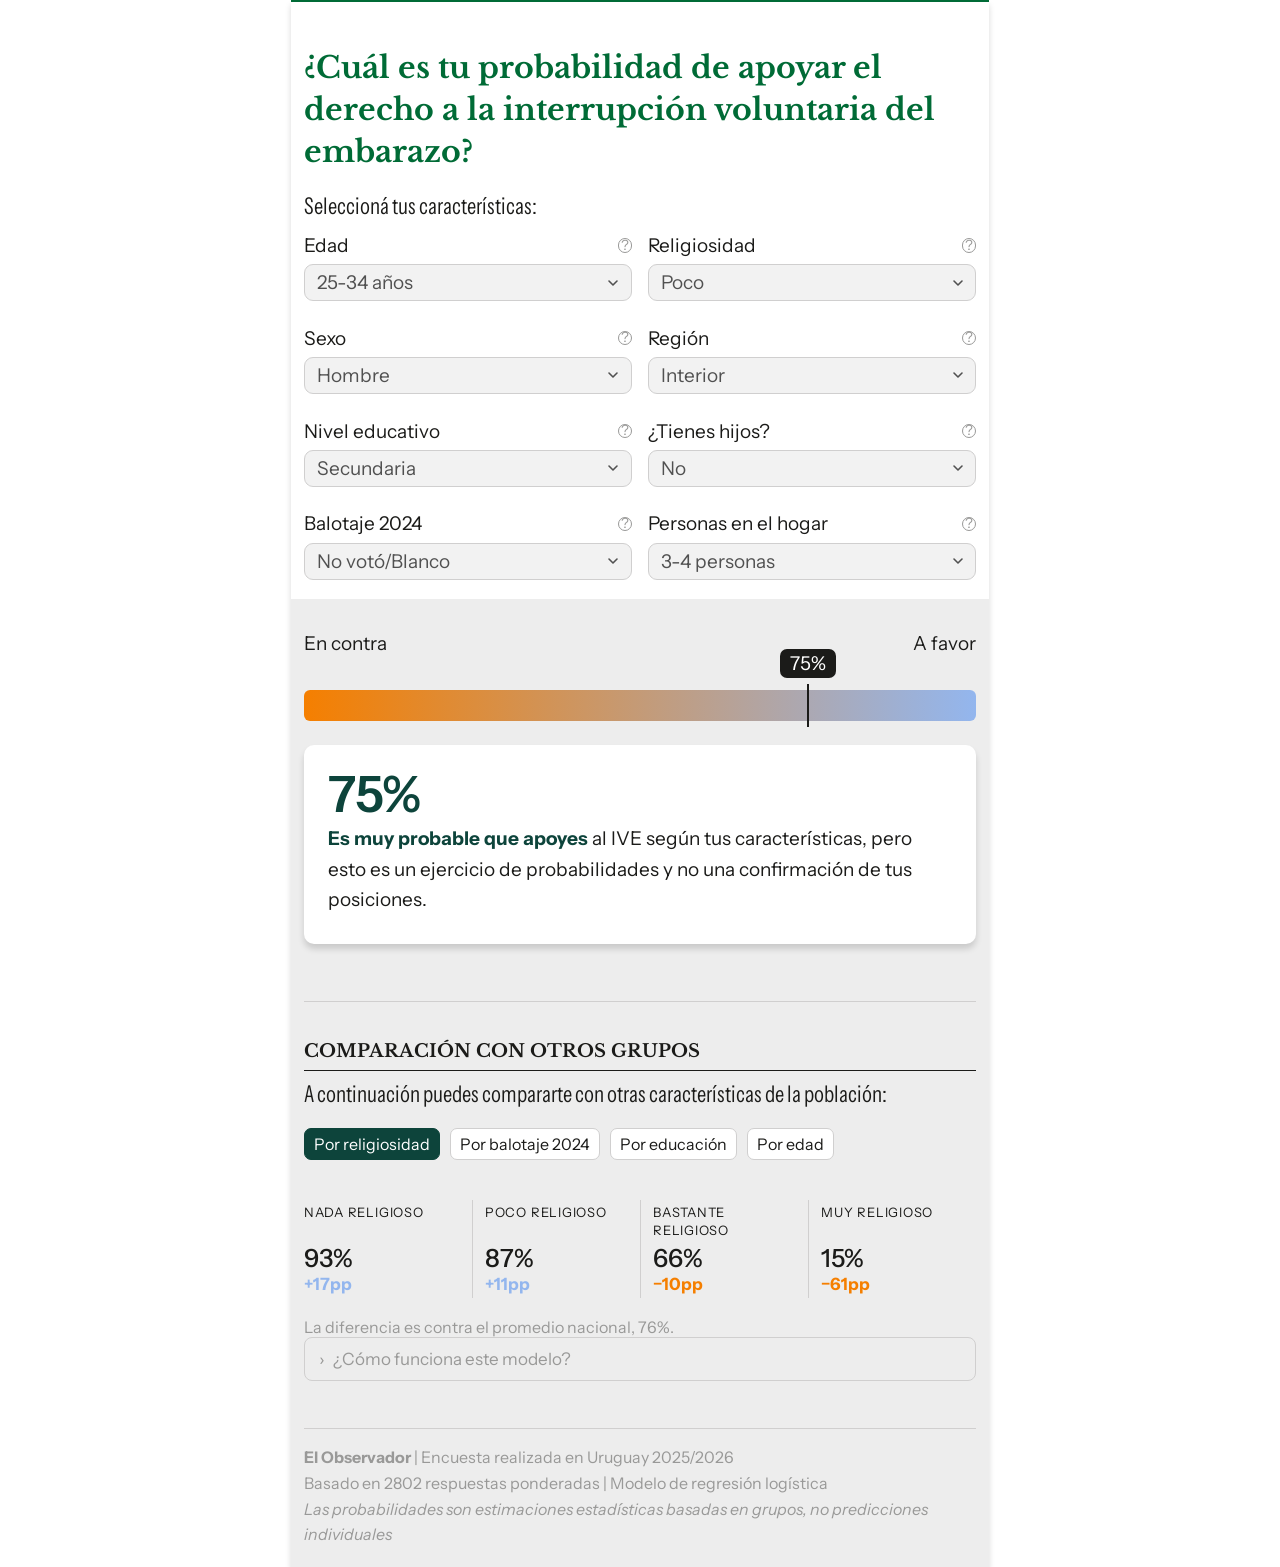
<file: web/ive/index.html>
<!doctype html>
<html lang="es">
<head>
<meta charset="utf-8">
<meta name="viewport" content="width=device-width, initial-scale=1">
<title>¿Apoyás el IVE? | El Observador</title>
<meta name="description" content="Estimá tu probabilidad de apoyar el derecho a la interrupción voluntaria del embarazo, según la encuesta de El Observador, la UMAD y Juan Pablo Ferreira.">
<link rel="stylesheet" href="estilo.css">
</head>
<body>

<!-- El marco arranca oculto y lo muestra el JS al terminar de armar todo: así
     el lector no ve medio widget dibujándose, ni el formulario sin el
     resultado. Si el JS falla, en vez del marco queda el aviso de abajo. -->
<noscript>
  <div class="marco">
    <h1 class="main-title">¿Cuál es tu probabilidad de apoyar el derecho a la interrupción voluntaria del embarazo?</h1>
    <p class="subtitle">Este widget necesita JavaScript para calcular el resultado.</p>
  </div>
</noscript>

<div id="error" class="marco" hidden></div>

<div class="marco" id="widget" hidden>
  <h1 class="main-title">¿Cuál es tu probabilidad de apoyar el derecho a la interrupción voluntaria del embarazo?</h1>
  <p class="subtitle">Seleccioná tus características:</p>

  <div class="campos" id="campos"></div>

  <div class="banda">
    <div class="prob-bar-wrapper">
      <div class="prob-endpoints">
        <span class="prob-endpoint prob-endpoint--contra">En contra</span>
        <span class="prob-endpoint prob-endpoint--favor">A favor</span>
      </div>
      <div class="prob-container">
        <div class="prob-indicator" style="left: 0%;">
          <div class="prob-label">—</div>
        </div>
      </div>
    </div>

    <!-- `aria-live` con `aria-atomic`: el resultado cambia con cada selección
         y el foco se queda en el desplegable, así que sin esto un lector de
         pantalla no anuncia nunca el porcentaje nuevo — la persona cambia
         "religiosidad" y no se entera de que el número se movió. Atómico para
         que lea el bloque entero y no sólo el trozo que cambió. -->
    <div class="result-card" role="status" aria-live="polite" aria-atomic="true">
      <div class="result-number">—</div>
      <div class="result-text"></div>
    </div>

    <div id="bloque-comparacion">
      <hr class="editorial-divider">
      <div class="section-header">Comparación con otros grupos</div>
      <p class="subtitle">A continuación puedes compararte con otras características de la población:</p>
      <div id="comparacion"></div>
    </div>

    <details class="metodologia" id="bloque-metodologia">
      <summary>¿Cómo funciona este modelo?</summary>
      <div class="cuerpo">
        <p>Este widget utiliza un <strong>modelo de regresión logística</strong>
        entrenado con datos de la encuesta realizada en Uruguay por El Observador,
        la UMAD y Juan Pablo Ferreira. Y contó con la colaboración en la
        programación de Juan Ignacio Pintos.</p>

        <p><strong>Variables más influyentes:</strong></p>
        <ol>
          <li><strong>Religiosidad</strong>: es el factor más importante. Las
          personas más religiosas tienen significativamente menor probabilidad
          de apoyar el IVE.</li>
          <li><strong>Voto político</strong>: votantes de Orsi (FA) en el
          balotaje 2024 tienen mayor probabilidad de apoyo que votantes de
          Delgado (Coalición).</li>
          <li><strong>Sexo</strong>: las mujeres tienden a apoyar más el IVE que
          los hombres.</li>
          <li><strong>Educación</strong>: mayor nivel educativo se asocia con
          mayor apoyo al derecho a decidir.</li>
          <li><strong>Región</strong>: pueden existir diferencias entre
          Montevideo y el interior.</li>
        </ol>

        <p><strong>Nota metodológica:</strong></p>
        <ul>
          <li>El modelo excluye a quienes respondieron "ni de acuerdo ni en
          desacuerdo", así que el porcentaje es entre quienes tienen postura
          definida.</li>
          <li>Los resultados son probabilidades basadas en correlaciones
          estadísticas, no predicciones individuales.</li>
          <li>Pseudo R² del modelo: <span id="pseudo-r2">—</span></li>
        </ul>
      </div>
    </details>

    <div class="footer-text" id="pie-completo">
      <strong>El Observador</strong> | Encuesta realizada en Uruguay 2025/2026<br>
      Basado en <span id="n-observaciones">—</span> respuestas ponderadas | Modelo de regresión logística<br>
      <em>Las probabilidades son estimaciones estadísticas basadas en grupos,
      no predicciones individuales</em>
    </div>

    <!-- El pie de la versión de caja carga lo que la caja no muestra: el aviso
         de que el cálculo es entre quienes tienen postura definida y los
         créditos. Sin enlace a la versión completa: llevaba a GitHub Pages,
         fuera del diario (Juan, 21/9/2026). Sin esto se publicaría un
         porcentaje condicional sin decirlo en ningún lado. -->
    <div class="footer-text" id="pie-caja">
      Entre quienes tienen postura definida.
      <strong>El Observador</strong>, la UMAD y Juan Pablo Ferreira |
      Encuesta realizada en Uruguay 2025/2026
    </div>
  </div>
</div>

<script src="modelo.js"></script>
<script src="widget.js"></script>
</body>
</html>
</file>
<file: web/ive/estilo.css>
/* ===========================================================================
   Widget IVE — El Observador. Versión estática.

   Los valores salen del Figma "Producto UY", página Widget IVE, y son LOS
   MISMOS que usa `shared/styles.py::get_observador_css()` en la versión
   Streamlit: este archivo es esa hoja sin los selectores del framework.
   La referencia con el detalle de cada número está en
   `docs/diseno/figma-producto-uy.md`.

   Si hay que cambiar un color o un tamaño, cambiarlo EN LOS DOS LADOS o las
   dos versiones se separan.
   =========================================================================== */

@import url('https://fonts.googleapis.com/css2?family=Instrument+Sans:wdth,wght@75..100,400..700&family=Libre+Baskerville:wght@400;700&display=swap');

:root {
  /* SON DOS VERDES, no uno: el del titular y el de las superficies sólidas. */
  --primary: #006B36;
  --solid: #0D443B;
  /* Naranja y azul: los mismos del gradiente y de las diferencias. */
  --accent: #F57F00;
  --azul: #93B6EE;
  --background: #FFFFFF;
  --banda: #EDEDED;
  --text: #1B1B19;
  --text-muted: #999998;
  --border: #D0CFCF;
  --card-bg: #FFFFFF;
  --card-shadow: rgba(0, 0, 0, 0.15);
  --input-bg: #F2F2F2;
  --input-text: #515151;
}

*, *::before, *::after { box-sizing: border-box; }

/* CUALQUIER regla de autor que declare `display` pisa el `[hidden]` del
   navegador, que es sólo `display: none` del user-agent. Sin esto, los paneles
   de comparación —que son `display: grid`— se mostraban los CUATRO a la vez,
   apilados, aunque el JS los marcara ocultos. Las solapas funcionaban y no se
   notaba que estaban de más hasta comparar el alto contra la versión
   Streamlit. */
[hidden] { display: none !important; }

html { -webkit-text-size-adjust: 100%; }

body {
  margin: 0;
  font-family: 'Instrument Sans', -apple-system, BlinkMacSystemFont, sans-serif;
  font-size: 19px;
  color: var(--text);
  background: var(--background);
}

/* El marco: 698px, filete superior de 2px y sombra. */
.marco {
  max-width: 698px;
  margin: 0 auto;
  border-top: 2px solid var(--primary);
  box-shadow: 0 5px 6px var(--card-shadow);
  padding: 1.5rem 0.8rem 2rem 0.8rem;
}

/* ---------- Titulares ---------- */
.main-title {
  font-family: 'Libre Baskerville', Georgia, serif;
  font-size: 30px;
  font-weight: 700;
  color: var(--primary);
  line-height: 42px;
  letter-spacing: 0;
  /* El texto mide 126px (tres líneas de 42, que es lo que dice el Figma); el
     relleno lleva el bloque a los 169 que ocupa en la versión publicada. Ese
     aire extra no sale del Figma: se lo agrega Streamlit a los `h1`, y se
     replica acá para que las dos versiones se vean iguales puestas al lado. */
  margin: 0;
  padding: 21px 0 22px 0;
}

/* La bajada usa la variante CONDENSED, que en Instrument Sans sale del eje de
   ancho: `font-stretch: 75%`. No es otra familia. */
.subtitle {
  font-size: 23px;
  font-stretch: 75%;
  color: var(--text);
  line-height: 23px;
  margin: 0 0 1rem 0;
}

/* La bajada del bloque de comparación lleva un poco más de aire abajo que la
   del encabezado: son los 6px que faltaban para que las solapas cayeran donde
   caen en la versión publicada. Va apuntada a ese bloque para no mover la
   bajada principal, que ya coincidía. */
#bloque-comparacion .subtitle { margin-bottom: 22px; }

.section-header {
  font-family: 'Libre Baskerville', Georgia, serif;
  font-size: 18px;
  font-weight: 700;
  color: var(--text);
  text-transform: uppercase;
  letter-spacing: 0;
  margin: 0 0 0.75rem 0;
  padding-bottom: 0.5rem;
  border-bottom: 1px solid var(--text);
}

/* ---------- Formulario ---------- */
/* Dos columnas, y se MANTIENEN en móvil: el frame de 331px del Figma las
   conserva. */
.campos {
  display: grid;
  grid-template-columns: repeat(2, 1fr);
  /* El espaciado está igualado al de la versión publicada, no elegido: con el
     gap original el formulario medía 311px contra los 346 de Streamlit y el
     widget quedaba notoriamente más apretado. */
  gap: 1.6rem 1rem;
  /* El aire entre el último desplegable y el borde de la banda gris. Sin esto
     el select quedaba PEGADO al gris: al igualar la distancia campos→barra se
     le había cargado todo el espacio al relleno de la banda, y el reparto
     quedaba de 0px arriba y 65 abajo contra los 19 y 33 del original. */
  margin-bottom: 19px;
}

.campo { display: flex; flex-direction: column; }

/* La etiqueta y el signo de ayuda en los extremos: en la versión publicada el
   signo va pegado al borde derecho del campo, no al final del texto. */
.campo label {
  display: flex;
  align-items: center;
  justify-content: space-between;
  gap: 0.5rem;
  font-size: 19px;
  font-weight: 400;
  color: var(--text);
  margin-bottom: 0.45rem;
}

/* El control del Figma: relleno gris, borde de 1px, radio 9 y alto 37. El
   `appearance: none` es lo que permite fijar el alto: con el select nativo, el
   alto lo decide el sistema operativo y cada navegador lo dibuja distinto. */
.campo select {
  appearance: none;
  -webkit-appearance: none;
  font-family: inherit;
  font-size: 19px;
  color: var(--input-text);
  background-color: var(--input-bg);
  border: 1px solid var(--border);
  border-radius: 9px;
  height: 37px;
  padding: 0 2rem 0 0.75rem;
  width: 100%;
  cursor: pointer;
  /* La flecha, dibujada como SVG en el fondo para no depender de una fuente
     de íconos ni de un elemento extra. */
  background-image: url("data:image/svg+xml;charset=utf-8,%3Csvg xmlns='http://www.w3.org/2000/svg' viewBox='0 0 16 16' fill='none' stroke='%23515151' stroke-width='1.6' stroke-linecap='round' stroke-linejoin='round'%3E%3Cpath d='M4 6l4 4 4-4'/%3E%3C/svg%3E");
  background-repeat: no-repeat;
  background-position: right 0.6rem center;
  background-size: 16px;
}

.campo select:focus-visible {
  outline: 2px solid var(--primary);
  outline-offset: -2px;
  border-color: var(--primary);
}

/* ---------- La banda gris ---------- */
/* LOS ESPACIOS ENTRE BLOQUES DE ACÁ ABAJO ESTÁN IGUALADOS a la versión
   publicada, no elegidos a ojo: Streamlit inserta un hueco propio entre cada
   bloque vertical, y sin replicarlo el widget entero quedaba 172px más corto
   y visiblemente más apretado. Se midió la distancia entre el tope de cada
   sección y el de la siguiente en las dos versiones. */
/* Del gradiente al pie el diseño va sobre #EDEDED: es un tercio del área. Los
   márgenes negativos la sacan a sangre hasta los bordes del marco. */
.banda {
  background: var(--banda);
  margin: 0 -0.8rem -2rem -0.8rem;
  padding: 25px 0.8rem 19px 0.8rem;
}

/* ---------- Barra de probabilidad ---------- */
.prob-bar-wrapper { margin: 0.5rem 0 24px 0; }

.prob-endpoints {
  display: flex;
  justify-content: space-between;
  margin-bottom: 0.5rem;
}

.prob-endpoint { font-size: 19px; font-weight: 400; color: var(--text); }

/* Gradiente de DOS paradas, naranja a azul. */
.prob-container {
  background: linear-gradient(90deg, var(--accent) 0%, var(--azul) 100%);
  border-radius: 6px;
  height: 31px;
  position: relative;
  margin-top: 2.2rem;
}

.prob-indicator {
  position: absolute;
  top: -6px;
  bottom: -6px;
  width: 2px;
  background: var(--text);
  transform: translateX(-1px);
  transition: left 0.25s ease;
}

/* La pastilla va ARRIBA de la barra, como en los dos frames del Figma. */
.prob-label {
  position: absolute;
  bottom: 100%;
  left: 50%;
  transform: translateX(-50%);
  margin-bottom: 6px;
  background: var(--text);
  color: #FFFFFF;
  font-size: 19px;
  font-weight: 400;
  padding: 3px 10px;
  border-radius: 7px;
  white-space: nowrap;
}

/* ---------- Tarjeta de resultado ---------- */
/* Sin borde: en el Figma se separa sólo por la sombra. */
.result-card {
  background: var(--card-bg);
  border: none;
  border-radius: 10px;
  /* El relleno inferior está igualado al de la versión publicada (la tarjeta
     mide 200px ahí y medía 191 acá), no elegido a ojo. */
  padding: 1.5rem 1.5rem 1.8rem 1.5rem;
  box-shadow: 0 5px 6px var(--card-shadow);
  margin-bottom: 1rem;
}

/* El número grande NO va en el verde del titular: va en el sólido. */
.result-number {
  font-size: 50px;
  font-weight: 600;
  line-height: 1;
  color: var(--solid);
  margin-bottom: 0.35rem;
}

.result-text { font-size: 19px; color: var(--text); line-height: 1.6; }
.result-text strong { color: var(--solid); }

/* ---------- Comparación por grupos ---------- */
.solapas {
  display: flex;
  gap: 10px;
  flex-wrap: wrap;
  margin-bottom: 2.5rem;
  padding: 0;
}

.solapa {
  background: var(--background);
  border: 1px solid var(--border);
  border-radius: 7px;
  padding: 9px;
  color: var(--text);
  font-family: inherit;
  font-size: 16px;
  line-height: 12px;
  white-space: nowrap;
  cursor: pointer;
}

.solapa[aria-selected="true"] {
  background: var(--solid);
  border-color: var(--solid);
  color: #FFFFFF;
}

.solapa:focus-visible {
  outline: 2px solid var(--primary);
  outline-offset: -2px;
}

/* Grid y no flex: con flex, los grupos que pasan a una segunda fila se estiran
   para llenarla y quedan desalineados respecto de la primera. Cuatro columnas
   FIJAS, que además es lo único que permite sacarle el borde izquierdo a la
   primera celda DE CADA FILA. */
.grupo-cifras {
  display: grid;
  grid-template-columns: repeat(4, 1fr);
  gap: 1rem 0;
}

.grupo-celda {
  padding: 0.25rem 0.75rem;
  border-left: 1px solid var(--border);
  text-align: left;
}

.grupo-celda:nth-child(4n + 1) { border-left: none; padding-left: 0; }

.grupo-celda-label {
  font-size: 13px;
  font-weight: 400;
  letter-spacing: 0.06em;
  text-transform: uppercase;
  color: var(--text);
  margin-bottom: 0.4rem;
  line-height: 1.35;
  min-height: 2.7em;
  /* Sin esto, "Terciaria incompleta" se corta por la mitad. */
  overflow-wrap: normal;
  word-break: keep-all;
  hyphens: none;
}

.grupo-celda-valor { font-size: 25px; font-weight: 500; color: var(--text); line-height: 1; }

.grupo-celda-delta { font-size: 17px; font-weight: 700; margin-top: 0.2rem; }
.grupo-celda-delta--sube { color: var(--azul); }
.grupo-celda-delta--baja { color: var(--accent); }

.grupo-nota-ref { margin-top: 19px; font-size: 16px; color: var(--text-muted); }

/* ---------- Varios ---------- */
.editorial-divider { border: none; border-top: 1px solid var(--border); margin: 57px 0 38px 0; }

/* El desplegable de metodología, con <details> nativo. */
.metodologia {
  border: 1px solid var(--border);
  border-radius: 8px;
  background: transparent;
  margin-top: 0;
  padding: 0 0.9rem;
}

.metodologia > summary {
  cursor: pointer;
  padding: 0.7rem 0;
  font-size: 17px;
  color: var(--text-muted);
  list-style: none;
}

.metodologia > summary::-webkit-details-marker { display: none; }

.metodologia > summary::before {
  content: "›";
  display: inline-block;
  margin-right: 0.5rem;
  transition: transform 0.15s ease;
}

.metodologia[open] > summary::before { transform: rotate(90deg); }

.metodologia .cuerpo { font-size: 17px; line-height: 1.6; padding-bottom: 0.8rem; }
.metodologia .cuerpo ol { padding-left: 1.2rem; }

.footer-text {
  font-size: 16px;
  color: var(--text-muted);
  line-height: 1.6;
  margin-top: 47px;
  padding-top: 1rem;
  border-top: 1px solid var(--border);
}

.footer-text strong { color: var(--text-muted); }
.footer-text a { color: var(--primary); }

/* ---------- Móvil ---------- */
/* EL MÓVIL DEL FIGMA MANTIENE DOS COLUMNAS DE CAMPOS: el frame de 331px las
   conserva, así que acá no se apila nada. */
@media (max-width: 640px) {
  body { font-size: 16px; }
  .campo label { font-size: 16px; }
  .main-title { font-size: 24px; line-height: 32px; }
  .subtitle { font-size: 19px; line-height: 20px; }
  .result-number { font-size: 40px; }
  /* En el frame de 331px la barra mide 18px, no 31. */
  .prob-container { height: 18px; }
  .prob-endpoint, .prob-label { font-size: 16px; }
  /* Dos columnas, como el frame de 331px. El borde separador se saca entero:
     a ese ancho no hay lugar para el padding que pide. */
  .grupo-cifras { grid-template-columns: repeat(2, 1fr); gap: 0.75rem 1rem; }
  .grupo-celda, .grupo-celda:nth-child(4n + 1) { border-left: none; padding: 0 0 0.25rem 0; }
  .grupo-celda-label { min-height: 0; }
}

/* ---------- Desplegables en celular ----------
   Abajo de 400px la flecha se achica y cede relleno —lo justo para que
   "Terciaria completa o más" entre a 360px con la letra en 11px— y la letra base baja a 16px.
   Si aun así la opción elegida no entra, widget.js le achica la letra a ese
   desplegable (`ajustarLetraDesplegables`). Alineados al pie, los
   desplegables de una fila quedan parejos aunque una etiqueta parta en dos
   renglones. */
@media (max-width: 599px) {
  .campos { align-items: end; }
}
@media (max-width: 400px) {
  .campo select { font-size: 16px; padding: 0 1.4rem 0 0.5rem; background-position: right 0.45rem center; background-size: 13px; }
}

/* El signo de ayuda al lado de cada etiqueta: es el `help=` de los selectbox
   de la versión Streamlit, que ahí se dibuja como un signo de pregunta en un
   círculo. */
.ayuda {
  display: inline-flex;
  align-items: center;
  justify-content: center;
  width: 1.05em;
  height: 1.05em;
  margin-left: 0;
  flex: 0 0 auto;
  border: 1px solid var(--text-muted);
  border-radius: 50%;
  font-size: 0.72em;
  line-height: 1;
  color: var(--text-muted);
  cursor: help;
  vertical-align: middle;
}

/* ===========================================================================
   LA VERSIÓN RESUMIDA, MÁS COMPACTA
   ===========================================================================
   Pedido de Tomer el 21/9/2026: la versión de la home "te ocupa una banda" —va
   a todo el ancho— y pidió dejar menos espacio entre las partes. Sólo la
   resumida: la nota larga quedó bien y no se toca. Los espacios de arriba
   estaban igualados a los que agregaba Streamlit; acá se achican. Va ANTES
   del bloque de dos columnas, que pisa lo que necesita. */
#widget.resumen { padding-top: 0.75rem; }
.resumen .main-title { padding: 6px 0 10px 0; }
.resumen .subtitle { margin-bottom: 0.7rem; }
.resumen .campos { gap: 0.95rem 1rem; margin-bottom: 14px; }
.resumen .campo label { margin-bottom: 0.3rem; }
.resumen .banda { padding-top: 14px; padding-bottom: 12px; }
.resumen .prob-bar-wrapper { margin: 0 0 14px 0; }
.resumen .result-card { padding: 1rem 1.2rem 1.1rem 1.2rem; margin-bottom: 0.5rem; }
.resumen .result-text { line-height: 1.45; }
.resumen .footer-text { margin-top: 14px; padding-top: 0.6rem; line-height: 1.45; }

/* ===========================================================================
   LA VERSIÓN RESUMIDA EN ESCRITORIO — dos columnas
   ===========================================================================
   Pedido de Tomer el 21/9/2026: en la home del diario, vista desde una
   computadora, el widget va "menos largo y más ancho". No es otra URL: la
   versión resumida (`?resumen=1`) se acomoda así sola cuando tiene 1100px o
   más, y vuelve a ser la caja vertical cuando no. Es la caja —sin
   comparación ni metodología— reacomodada en dos columnas: los ocho campos en
   una grilla de 4×2 a la izquierda, el resultado a la derecha, y la banda gris
   abajo con la barra a todo el ancho y el pie.

   NO HAY FRAME DE ESTO EN EL FIGMA: se buscó en el archivo "Producto UY", en el
   chat y en el correo, y sólo existen la versión de escritorio y la móvil para
   nota. Por eso no se inventa estilo: son los mismos colores, tipografías y
   componentes, reacomodados. Si la diseñadora manda un frame, manda el frame.

   La tarjeta sale de la banda gris (la mueve widget.js), así que pierde la
   sombra —sobre blanco no la necesita para separarse— y toma el gris de la
   banda como fondo: sigue leyéndose como "esto es el resultado". */
#widget.apaisado { max-width: 1240px; }

.apaisado .main-title { padding: 6px 0 10px 0; }

.apaisado .fila-apaisada {
  display: grid;
  /* Los campos toman lo justo (la suma de los mínimos de sus columnas) y la
     tarjeta se queda con el resto: cuanto más ancha, menos renglones tiene su
     texto y menos alta queda la fila. Con la tarjeta fija en 290px era ella
     la que estiraba la fila y abría un hueco entre las dos filas de campos. */
  grid-template-columns: auto minmax(290px, 1fr);
  gap: 24px;
  align-items: center;
  margin-bottom: 19px;
}

/* Las columnas NO son parejas: cada una tiene de mínimo lo que pide el texto
   más largo que puede mostrar —"Terciaria completa o más" 232px, "Delgado
   (Coalición)" 196px, "Personas en el hogar" con su signo de ayuda 172px—, y
   el sobrante se reparte. Con cuatro iguales esas dos opciones se cortaban
   hasta en 1280px (lo marcó Codex). La suma de los mínimos es la que fija el
   corte de 1100px de `ANCHO_COLUMNAS` en modelo.js: si se tocan, se re-mide. El
   orden de los campos es fijo —edad, religiosidad, sexo, región arriba;
   educación, hijos, balotaje, hogar abajo—, así que la primera columna es la
   de educación y la tercera la de balotaje. Si cambia el orden de los
   campos, estas proporciones cambian con él. */
.apaisado .campos {
  grid-template-columns: minmax(232px, 1.25fr) minmax(122px, 0.7fr) minmax(196px, 1fr) minmax(172px, 1fr);
  gap: 0.8rem 0.8rem;
  margin-bottom: 0;
}

/* Un punto menos que en la caja: a 17px las etiquetas y las opciones largas
   piden columnas más anchas y el corte subía de 1100px. */
.apaisado .campo label { font-size: 16px; }

.apaisado .result-card {
  margin: 0;
  background: var(--banda);
  box-shadow: none;
  padding: 1.25rem 1.4rem;
  display: flex;
  flex-direction: column;
  justify-content: center;
}

.apaisado .result-card { align-self: stretch; }
.apaisado .result-number { font-size: 42px; }
.apaisado .result-text { font-size: 16px; line-height: 1.4; }

/* La banda queda sólo con la barra y el pie: no necesita el aire de arriba
   que tenía para separarse del formulario, porque ahora la separa la fila. */
.apaisado .banda { padding-top: 12px; }

/* SIN REPLIEGUE POR CSS: la clase `.apaisado` la pone y la saca widget.js
   según el ancho disponible, y en angosto la tarjeta vuelve a su lugar dentro
   de la banda. Así la versión resumida en móvil es la caja de siempre, no una
   parecida — el repliegue que había acá dejaba la tarjeta arriba de la barra
   y con otro fondo. */

/* Ajustes finos del apaisado, vistos en la captura a 1280:

   · Si una etiqueta llega a partir en dos renglones bajaba su desplegable,
     que quedaba desalineado de los otros tres de la fila. Alineados al pie,
     los cuatro desplegables de una fila quedan a la misma altura igual.
   · La barra y el pie tenían entre sí los 71px que les corresponden en la
     nota, donde hay mucho más contenido alrededor; acá sobraban. */
.apaisado .campos { align-items: end; }
.apaisado .campo select { font-size: 16px; }
.apaisado .prob-bar-wrapper { margin-bottom: 6px; }
.apaisado .footer-text { margin-top: 12px; }
</file>
